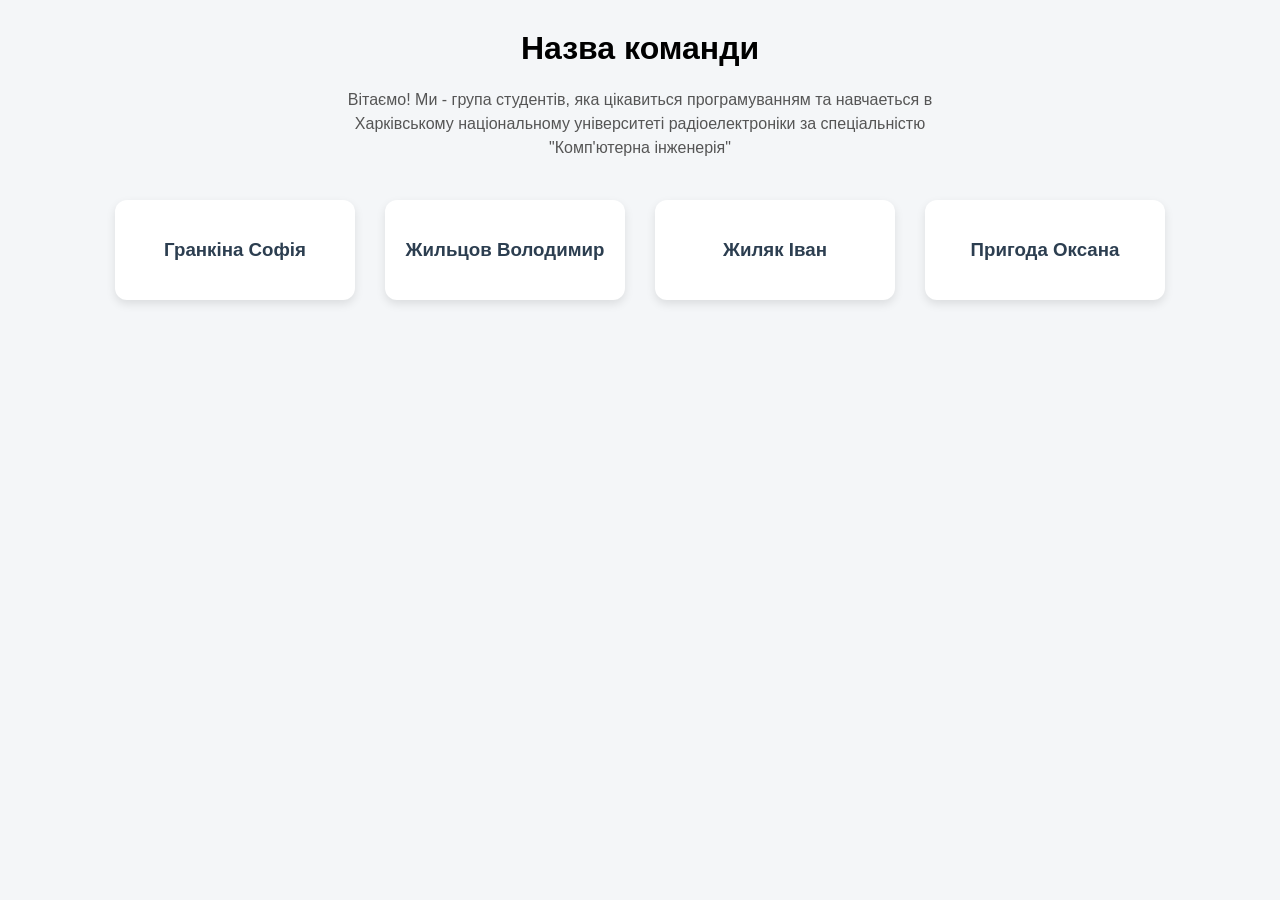
<file: index.html>
<!doctype html>
<html lang="en">
  <head>
    <meta charset="UTF-8" />
    <title>Назва команди</title>
    <link rel="stylesheet" href="style.css" />
  </head>
  <body>
    <h1>Назва команди</h1>

    <div class="description">
      <p>
        Вітаємо! Ми - група студентів, яка цікавиться програмуванням та
        навчаеться в Харківському національному університеті радіоелектроніки за
        спеціальністю "Комп'ютерна інженерія"
      </p>
    </div>

    <div class="container">
      <div class="card">
        <h3><a href="hrankina.html">Гранкіна Софія</a></h3>
      </div>

      <div class="card">
        <h3><a href="zhyltsov.html">Жильцов Володимир</a></h3>
      </div>

      <div class="card">
        <h3><a href="ivan.html">Жиляк Іван</a></h3>
      </div>

      <div class="card">
        <h3><a href="oksan.html">Пригода Оксана</a></h3>
      </div>
    </div>
  </body>
</html>
</file>
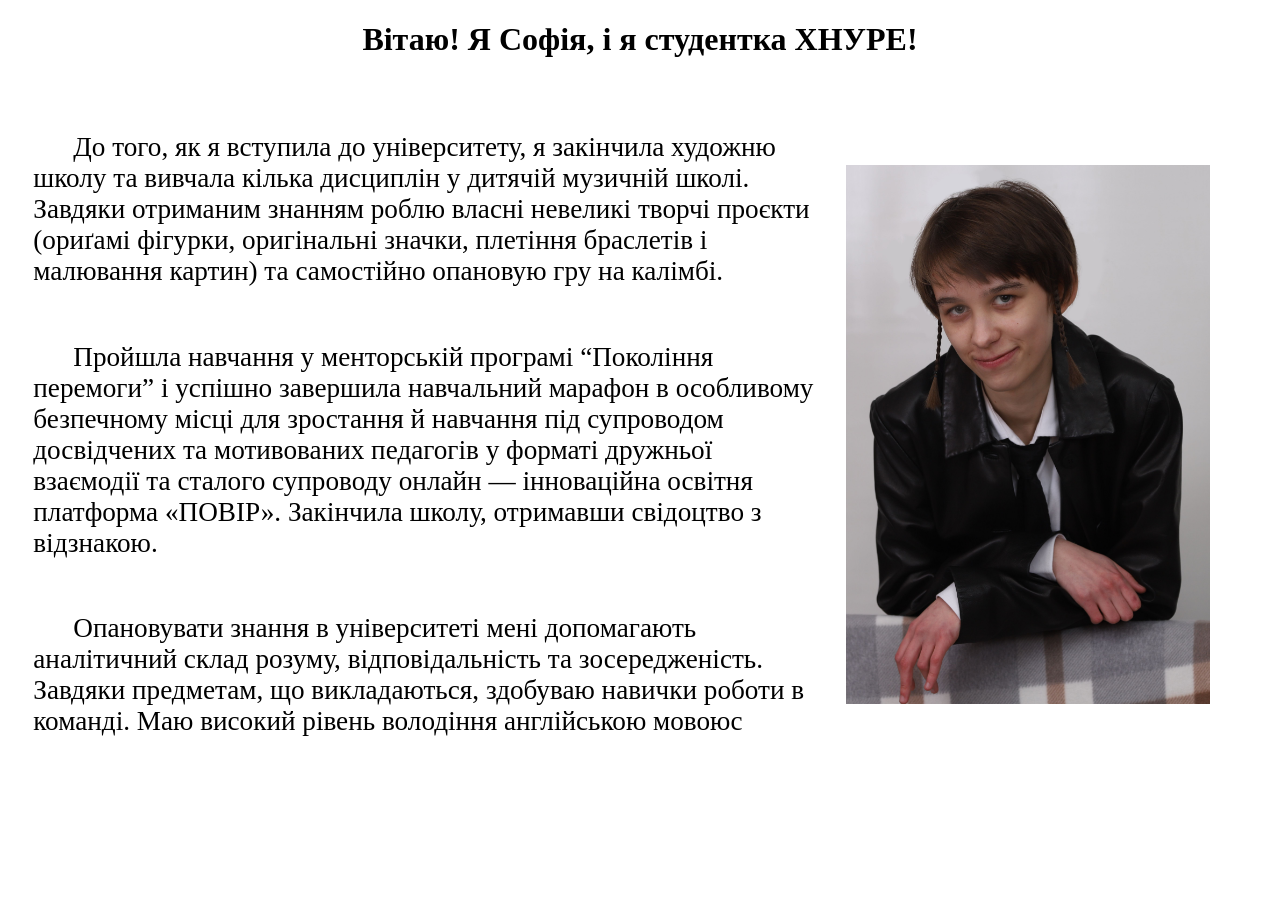
<file: hrankina.html>
<!doctype html>
<html>
  <head>
    <title>About Sofi</title>
    <link rel="stylesheet" type="text/css" href="hrankina.css" />
  </head>
  <body>
    <h1>Вітаю! Я Софія, і я студентка ХНУРЕ!</h1>

    <div class="row">
      <div class="text-block">
        <p class="pull-left">
          До того, як я вступила до університету, я закінчила художню школу та
          вивчала кілька дисциплін у дитячій музичній школі. Завдяки отриманим
          знанням роблю власні невеликі творчі проєкти (ориґамі фігурки,
          оригінальні значки, плетіння браслетів і малювання картин) та
          самостійно опановую гру на калімбі.
        </p>
        <p class="pull-left">
          Пройшла навчання у менторській програмі “Покоління перемоги” і успішно
          завершила навчальний марафон в особливому безпечному місці для
          зростання й навчання під супроводом досвідчених та мотивованих
          педагогів у форматі дружньої взаємодії та сталого супроводу онлайн —
          інноваційна освітня платформа «ПОВІР». Закінчила школу, отримавши
          свідоцтво з відзнакою.
        </p>
        <p class="pull-left">
          Опановувати знання в університеті мені допомагають аналітичний склад
          розуму, відповідальність та зосередженість. Завдяки предметам, що
          викладаються, здобуваю навички роботи в команді. Маю високий рівень
          володіння англійською мовоюc
        </p>
      </div>

      <img class="pull-left" src="img/photo_sof.jpg" alt="photo of Sofi" />
    </div>
  </body>
</html>
</file>
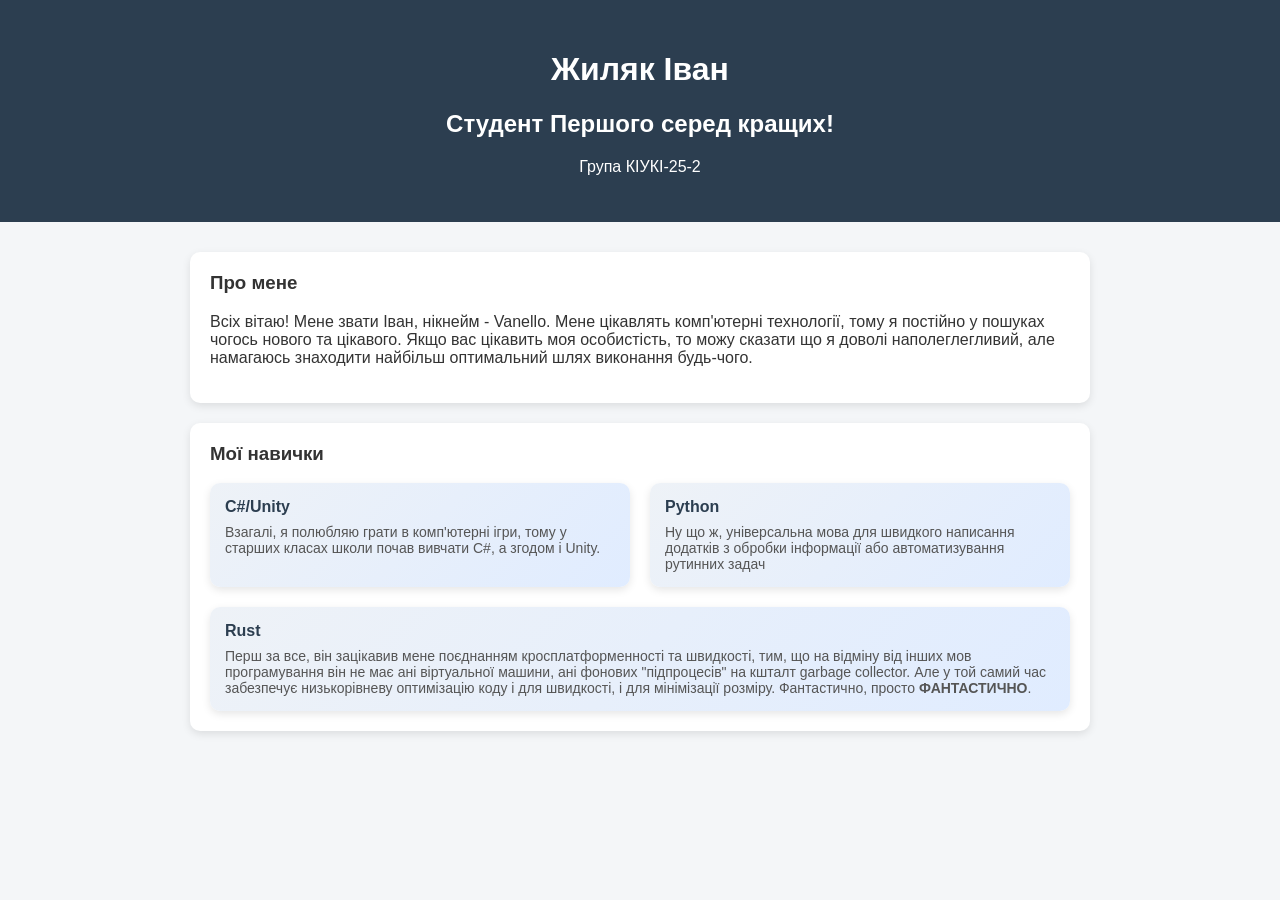
<file: ivan.html>
<!doctype html>
<html lang="uk">
  <head>
    <meta charset="UTF-8" />
    <title>І що ти хотів тут побачити?</title>
    <link rel="stylesheet" href="ivan.css" />
  </head>

  <body>
    <header>
      <h1>Жиляк Іван</h1>
      <h2>Студент Першого серед кращих!</h2>
      <p>Група КІУКІ-25-2</p>
    </header>

    <div class="container">
      <div class="section">
        <h3>Про мене</h3>
        <p>
          Всіх вітаю! Мене звати Іван, нікнейм - Vanello. Мене цікавлять
          комп'ютерні технології, тому я постійно у пошуках чогось нового та
          цікавого. Якщо вас цікавить моя особистість, то можу сказати що я
          доволі наполеглегливий, але намагаюсь знаходити найбільш оптимальний
          шлях виконання будь-чого.
        </p>
      </div>

      <div class="section">
        <h3>Мої навички</h3>

        <div class="skills-container">
          <div class="skill-card">
            <h4>C#/Unity</h4>
            <p>
              Взагалі, я полюбляю грати в комп'ютерні ігри, тому у старших
              класах школи почав вивчати С#, а згодом і Unity.
            </p>
          </div>

          <div class="skill-card">
            <h4>Python</h4>
            <p>
              Ну що ж, універсальна мова для швидкого написання додатків з
              обробки інформації або автоматизування рутинних задач
            </p>
          </div>

          <div class="skill-card">
            <h4>Rust</h4>
            <p>
              Перш за все, він зацікавив мене поєднанням кросплатформенності та
              швидкості, тим, що на відміну від інших мов програмування він не
              має ані віртуальної машини, ані фонових "підпроцесів" на кшталт
              garbage collector. Але у той самий час забезпечує низькорівневу
              оптимізацію коду і для швидкості, і для мінімізації розміру.
              Фантастично, просто <b>ФАНТАСТИЧНО</b>.
            </p>
          </div>
        </div>
      </div>
    </div>
  </body>
</html>
</file>
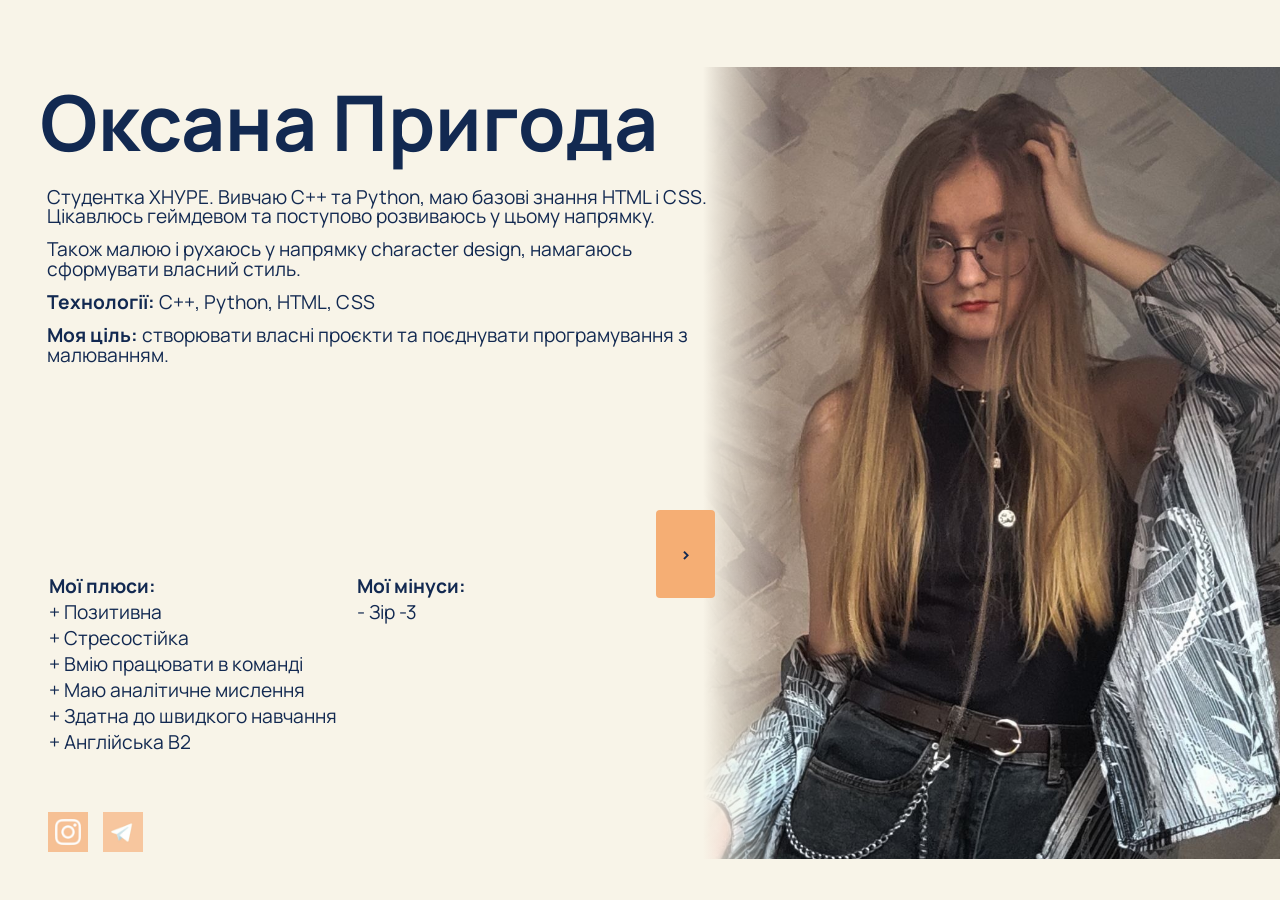
<file: oksan.html>
<!doctype html>
<html lang="uk">
  <html>
    <head>
      <link rel="stylesheet" href="oksan.css" />
      <meta charset="UTF-8" />
      <title>Про мене</title>
      <link
        href="https://fonts.googleapis.com/css2?family=Manrope:wght@300;400;600;700&display=swap"
        rel="stylesheet"
      />
    </head>
    <body>
      <div class="container">
        <div class="gradient"></div>

        <div class="about">
          <div class="txtee">
            <h1>Оксана Пригода</h1>
            <p>
              Студентка ХНУРЕ. Вивчаю C++ та Python, маю базові знання HTML і
              CSS. Цікавлюсь геймдевом та поступово розвиваюсь у цьому напрямку.
            </p>

            <p>
              Також малюю і рухаюсь у напрямку character design, намагаюсь
              сформувати власний стиль.
            </p>

            <p><strong>Технології:</strong> C++, Python, HTML, CSS</p>

            <p>
              <strong>Моя ціль:</strong> створювати власні проєкти та поєднувати
              програмування з малюванням.
            </p>
          </div>

          <button class="show-work">></button>

          <table style="width: 100%; border-collapse: collapse">
            <tr>
              <td style="width: 50%; vertical-align: top">
                <strong>Мої плюси:</strong><br />
                + Позитивна<br />
                + Стресостійка<br />
                + Вмію працювати в команді<br />
                + Маю аналітичне мислення<br />
                + Здатна до швидкого навчання<br />
                + Англійська B2
              </td>
              <td style="width: 80%; vertical-align: top">
                <strong>Мої мінуси:</strong><br />
                - Зір -3
              </td>
            </tr>
          </table>

          <div class="social-links">
            <a
              href="https://www.instagram.com/uno.ua?igsh=dW90NDkxMXJzbGs="
              target="_blank"
              class="social-icon"
            >
              <img src="img/Instagram__icon_p.jpg" alt="Instagram" />
            </a>
            <a
              href="https://t.me/HereLivesUno"
              target="_blank"
              class="social-icon"
            >
              <img src="img/Telegram_icon_p.jpg" alt="Telegram" />
            </a>
          </div>
        </div>

        <div class="gallery">
          <img class="myphoto" src="img/Oksana.jpg" alt="Авторка" />

          <div class="hidden-photo">
            <img src="img/UNO_Yay.jpg" alt="Робота 1" />
          </div>
          <div class="hidden-photo">
            <img src="img/YANSI_competition.jpg" alt="Робота 2" />
          </div>
          <div class="hidden-photo">
            <img src="img/Zanka.jpg" alt="Робота 3" />
          </div>
        </div>
      </div>

      <script>
        const btn = document.querySelector(".show-work");
        const photos = document.querySelectorAll(".hidden-photo");
        const mainPhoto = document.querySelector(".myphoto");

        let count = 0;

        btn.addEventListener("click", () => {
          if (count < photos.length) {
            if (count === 0 && mainPhoto) {
              mainPhoto.classList.add("small");
            }

            const currentPhoto = photos[count];
            currentPhoto.classList.add("active");

            currentPhoto.style.zIndex = -1;

            count++;

            if (count === photos.length) {
              btn.textContent = "<";
            }
          } else {
            photos.forEach((photo) => {
              photo.classList.remove("active");
              photo.style.zIndex = "";
            });

            if (mainPhoto) {
              mainPhoto.classList.remove("small");
            }

            count = 0;
            btn.textContent = ">";
          }
        });
      </script>
    </body>
  </html>
</html>
</file>
<file: style.css>
body {
  font-family: Arial, sans-serif;
  text-align: center;
  background-color: #f4f6f8;
  margin: 0;
}
h1 {
  margin-top: 30px;
}
.description {
  max-width: 600px;
  margin: 20px auto;
  font-size: 16px;
  color: #555;
  line-height: 1.5;
}
.container {
  display: flex;
  justify-content: center;
  gap: 30px;
  margin-top: 40px;
  flex-wrap: wrap;
}
.card {
  background: white;
  padding: 20px;
  width: 200px;
  border-radius: 12px;
  box-shadow: 0 4px 10px rgba(0, 0, 0, 0.1);
}
a {
  text-decoration: none;
  color: #2c3e50;
  font-weight: bold;
}
a:hover {
  color: #0077cc;
}
</file>
<file: hrankina.css>
h1 {
  text-align: center;
  font-family:
    Trebuchet MS,
    Tahoma,
    Verdana;
}

img {
  width: 30%;
}

.row {
  display: flex;
  align-items: center;
  gap: 2%;
  padding: 2%;
}

.text-block {
  display: flex;
  flex-direction: column;
  width: 65%;
}

p {
  font-size: 170%;
  font-family:
    Trebuchet MS,
    Tahoma,
    Verdana;
  text-indent: 40px;
}
</file>
<file: ivan.css>
body {
  margin: 0;
  font-family: Arial, sans-serif;
  background: #f4f6f8;
  color: #333;
}

header {
  background: #2c3e50;
  color: white;
  text-align: center;
  padding: 30px 20px;
}

.container {
  max-width: 900px;
  margin: 30px auto;
  padding: 0 15px;
}

.section {
  background: white;
  padding: 20px;
  margin-bottom: 20px;
  border-radius: 10px;
  box-shadow: 0 3px 8px rgba(0, 0, 0, 0.1);
}

.section h3 {
  margin-top: 0;
}

.skills-container {
  display: flex;
  flex-direction: row;
  gap: 20px;
  flex-wrap: wrap;
  margin-top: 15px;
}

.skill-card {
  flex: 1 1 30%;
  background: linear-gradient(135deg, #eef2f7, #e0ecff);
  padding: 15px;
  border-radius: 10px;
  box-shadow: 0 3px 8px rgba(0, 0, 0, 0.1);
  transition: transform 0.2s ease;
}

.skill-card:hover {
  transform: translateY(-5px);
}

.skill-card h4 {
  margin: 0 0 8px;
  color: #2c3e50;
}

.skill-card p {
  margin: 0;
  font-size: 14px;
  color: #555;
}
</file>
<file: oksan.css>
:root {
  --yellow: #f5ae74;
  --white: #f8f4e8;
  --dark-blue: #122951;
  --grey: #a3bbcc;
}

body {
  margin: 0;
  font-family: "Manrope", sans-serif;
  background-color: var(--white);
}

.container {
  display: flex;
  min-height: 100vh;
  align-items: center;
}

.gradient {
  position: absolute;
  width: 61vw;
  height: 94vh;
  background-color: var(--white);
  z-index: 1;
  background: linear-gradient(to right, var(--white) 90%, transparent);
}

.about {
  width: 55%;
  padding: 40px;
  margin: auto;
  color: var(--dark-blue);
  position: relative;
  display: flex;
  flex-wrap: wrap;
  flex-direction: column;
  justify-content: center;

  background: linear-gradient(to right, var(--white) 100%, transparent);
  z-index: 15;
}

.gallery {
  width: 45%;
  padding: 40px;
  display: flex;
  flex-wrap: wrap;
  justify-content: center;
  align-items: center;
}

.myphoto {
  position: absolute;
  width: auto;
  top: 3%;
  height: 88vh;
  padding: 40px;
  display: flex;
  flex-wrap: wrap;
  transition: all 0.8s ease;
  z-index: -9;
  justify-content: center;
  border-radius: 8px;
}

.myphoto.small {
  transform: scale(0.6);
  opacity: 0.7;
}

table {
  font-size: clamp(10px, 1.5vw, 20px);
  margin-left: 8px;
  transform: translateY(-2vw);
}

.hidden-photo {
  display: flex;
  position: absolute;
  top: 7%;
  width: auto;
  object-fit: cover;
  height: 90vh;

  z-index: -6;
  transform: translateX(-100%);
  opacity: 0;

  transition:
    transform 0.8s cubic-bezier(0.25, 0.46, 0.45, 0.94),
    opacity 0.5s ease;

  border-radius: 8px;
  box-shadow: 5px 5px 15px rgba(0, 0, 0, 0.1);
  overflow: hidden;
}

.hidden-photo img {
  height: 100%;
  width: auto;
  border-radius: 8px;
  box-shadow: 5px 5px 15px rgba(0, 0, 0, 0.1);
  object-fit: cover;
}

.hidden-photo.active {
  transform: translateX(20px);
  opacity: 1;
}

.show-work {
  padding: 32px 24px;
  background-color: var(--yellow);
  color: var(--dark-blue);
  border: none;
  border-radius: 4px;
  font-family: inherit;
  font-weight: 700;
  font-size: 18px;
  cursor: pointer;
  margin-left: 100%;
  align-self: flex-start;
  transition: background-color 0.3s ease;
  z-index: 3;
}

.show-work:hover {
  background-color: var(--grey);
}

h1 {
  font-size: clamp(40px, 6vw, 90px);
  margin-bottom: -5px;
  transform: translateY(-2vw);
}
p {
  font-size: clamp(16px, 1.5vw, 26px);
  line-height: 1;
  padding-left: 7px;
  margin-bottom: -5px;
  transform: translateY(-2vw);
}

.social-links {
  display: flex;
  gap: 15px;
  margin-top: 30px;
  padding-left: 8px;
}

.social-icon img {
  width: 40px;
  height: 40px;
  transition: transform 0.3s ease;
}

.social-icon:hover img {
  transform: scale(1.1);
  filter: brightness(1.2);
}
</file>
